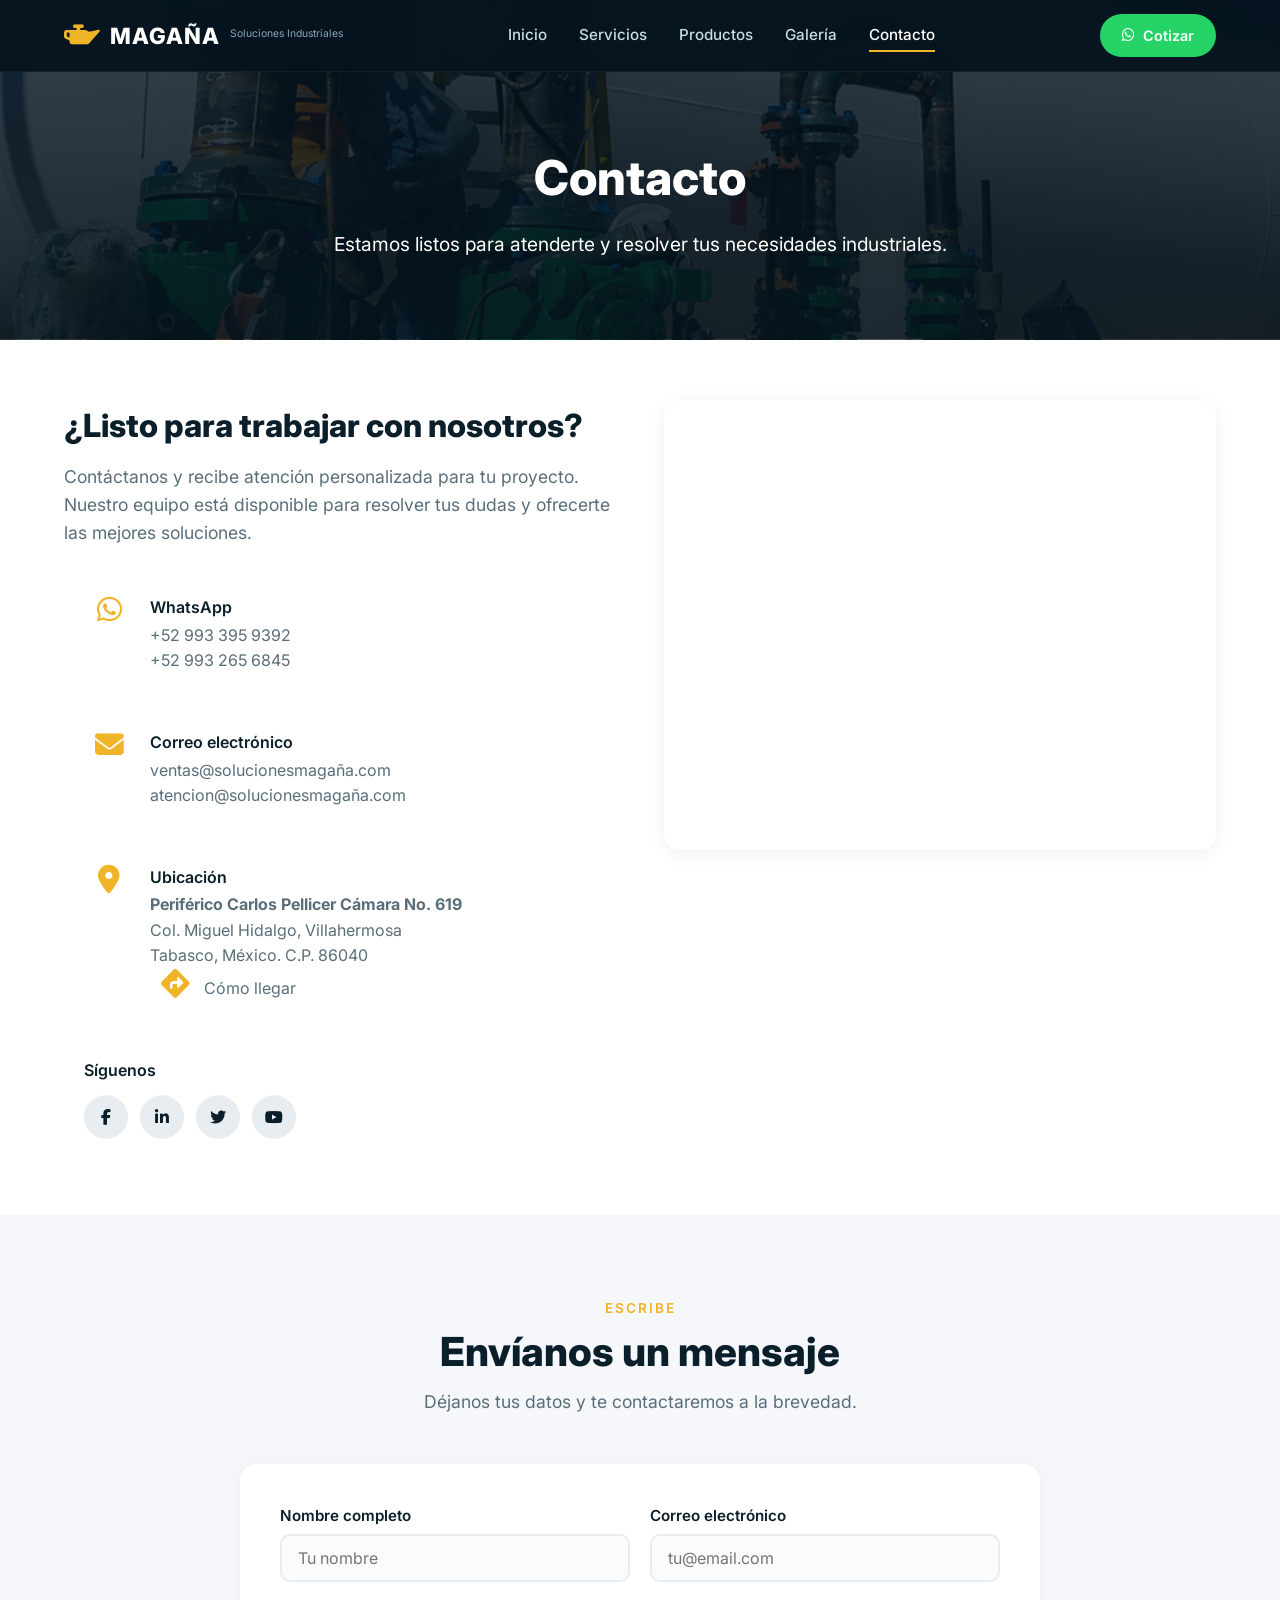
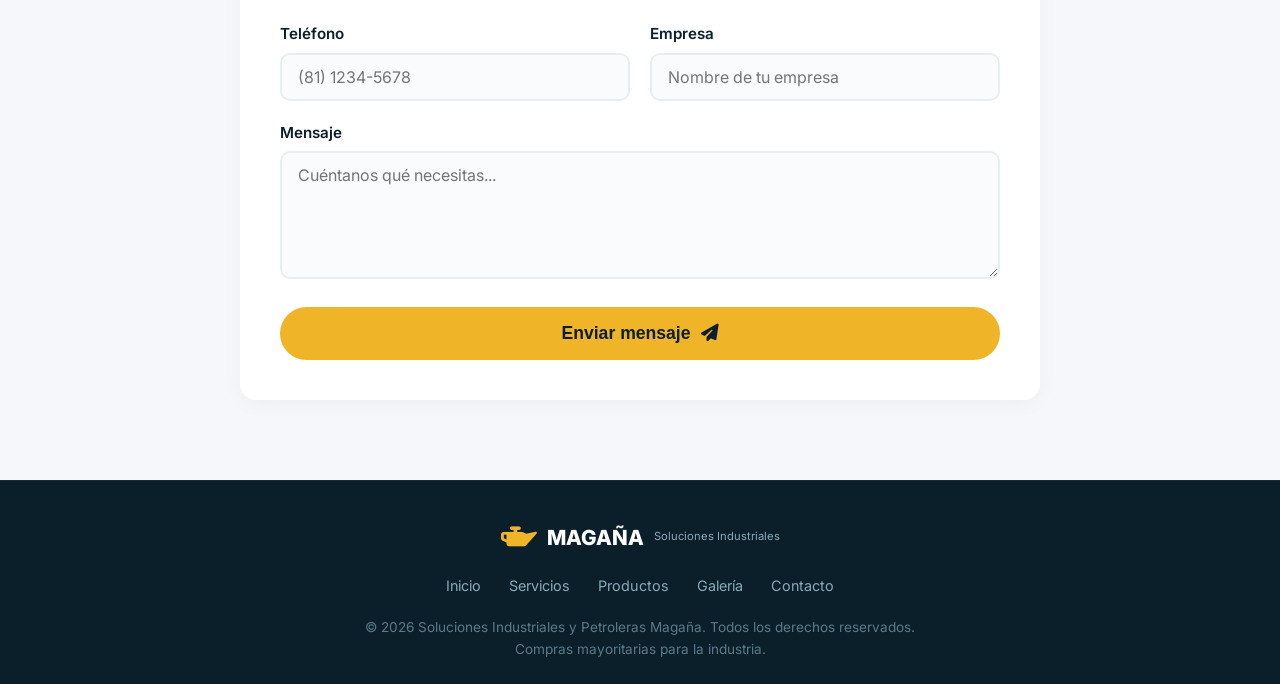
<file: contacto.html>
<!DOCTYPE html>
<html lang="es">
<head>
    <meta charset="UTF-8" />
    <meta name="viewport" content="width=device-width, initial-scale=1.0" />
    <meta name="description" content="Contacto - Soluciones Industriales y Petroleras Magaña. WhatsApp, correo, ubicación y redes sociales." />
    <title>Contacto | Soluciones Industriales Magaña</title>
    
    <link rel="stylesheet" href="css/styles.css" />
    <link rel="stylesheet" href="css/contacto.css" />
    
    <link rel="preconnect" href="https://fonts.googleapis.com" />
    <link rel="preconnect" href="https://fonts.gstatic.com" crossorigin />
    <link href="https://fonts.googleapis.com/css2?family=Inter:wght@300;400;500;600;700;800;900&display=swap" rel="stylesheet" />
    <link rel="stylesheet" href="https://cdnjs.cloudflare.com/ajax/libs/font-awesome/6.4.0/css/all.min.css" />
    <link href="https://unpkg.com/aos@2.3.1/dist/aos.css" rel="stylesheet" />
</head>
<body>

    <header class="header" id="header">
        <div class="container header-container">
            <div class="logo">
                <a href="index.html">
                    <i class="fas fa-oil-can"></i>
                    <span>MAGAÑA</span>
                    <small>Soluciones Industriales</small>
                </a>
            </div>
            <nav class="nav" id="nav">
                <a href="index.html">Inicio</a>
                <a href="servicios.html">Servicios</a>
                <a href="productos.html">Productos</a>
                <a href="galeria.html">Galería</a>
                <a href="contacto.html" class="active">Contacto</a>
            </nav>
            <div class="header-actions">
                <a href="contacto.html" class="btn-whatsapp"><i class="fab fa-whatsapp"></i> Cotizar</a>
                <button class="menu-toggle" id="menuToggle" aria-label="Menú">
                    <i class="fas fa-bars"></i>
                </button>
            </div>
        </div>
    </header>

    <section class="page-header" style="background-image: linear-gradient(rgba(5,20,30,0.8), rgba(5,20,30,0.9)), url('images/2.png');">
        <div class="container">
            <h1 data-aos="fade-up">Contacto</h1>
            <p data-aos="fade-up" data-aos-delay="100">Estamos listos para atenderte y resolver tus necesidades industriales.</p>
        </div>
    </section>

    <section class="contacto-completo">
        <div class="container">
            <div class="contacto-grid">
                <div class="contacto-info" data-aos="fade-right" data-aos-duration="800">
                    <h2>¿Listo para trabajar con nosotros?</h2>
                    <p>Contáctanos y recibe atención personalizada para tu proyecto. Nuestro equipo está disponible para resolver tus dudas y ofrecerte las mejores soluciones.</p>
                    
                    <div class="contacto-item">
                        <i class="fab fa-whatsapp"></i>
                        <div>
                            <h4>WhatsApp</h4>
                            <a href="#" class="whatsapp-link" data-number="529933959392">+52 993 395 9392</a>
                            <a href="#" class="whatsapp-link" data-number="529932656845">+52 993 265 6845</a>
                        </div>
                    </div>
                    
                    <div class="contacto-item">
                        <i class="fas fa-envelope"></i>
                        <div>
                            <h4>Correo electrónico</h4>
                            <a href="mailto:ventas@solucionesmagaña.com">ventas@solucionesmagaña.com</a>
                            <a href="mailto:atencion@solucionesmagaña.com">atencion@solucionesmagaña.com</a>
                        </div>
                    </div>
                    
                    <div class="contacto-item">
                        <i class="fas fa-map-marker-alt"></i>
                        <div>
                            <h4>Ubicación</h4>
                            <p><strong>Periférico Carlos Pellicer Cámara No. 619</strong></p>
                            <p>Col. Miguel Hidalgo, Villahermosa</p>
                            <p>Tabasco, México. C.P. 86040</p>
                            <a href="https://www.google.com/maps/search/?api=1&query=Periférico+Carlos+Pellicer+Cámara+619+Villahermosa+Tabasco" target="_blank" class="btn-mapa">
                                <i class="fas fa-directions"></i> Cómo llegar
                            </a>
                        </div>
                    </div>
                    
                    <div class="contacto-social">
                        <h4>Síguenos</h4>
                        <div class="social-links">
                            <a href="#" aria-label="Facebook"><i class="fab fa-facebook-f"></i></a>
                            <a href="#" aria-label="LinkedIn"><i class="fab fa-linkedin-in"></i></a>
                            <a href="#" aria-label="Twitter"><i class="fab fa-twitter"></i></a>
                            <a href="#" aria-label="YouTube"><i class="fab fa-youtube"></i></a>
                        </div>
                    </div>
                </div>
                
                <div class="contacto-mapa" data-aos="fade-left" data-aos-duration="800">
                    <iframe 
                        src="https://www.google.com/maps/embed?pb=!1m18!1m12!1m3!1d3793.123456789!2d-92.9375!3d17.9876!2m3!1f0!2f0!3f0!3m2!1i1024!2i768!4f13.1!3m3!1m2!1s0x85ed246a7b7b7b7b%3A0x123456789abcdef!2sPerif%C3%A9rico%20Carlos%20Pellicer%20C%C3%A1mara%20619%2C%20Miguel%20Hidalgo%2C%2086040%20Villahermosa%2C%20Tab.!5e0!3m2!1ses!2smx!4v1700000000000" 
                        style="border:0;" 
                        allowfullscreen="" 
                        loading="lazy" 
                        referrerpolicy="no-referrer-when-downgrade"
                        title="Ubicación de Soluciones Industriales Magaña - Villahermosa, Tabasco">
                    </iframe>
                </div>
            </div>
        </div>
    </section>

    <section class="formulario">
        <div class="container">
            <div class="section-header" data-aos="fade-up">
                <span class="section-tag">Escribe</span>
                <h2>Envíanos un mensaje</h2>
                <p>Déjanos tus datos y te contactaremos a la brevedad.</p>
            </div>
            
            <form class="contact-form" id="contactForm" data-aos="fade-up" data-aos-delay="100">
                <div class="form-grid">
                    <div class="form-group">
                        <label for="nombre">Nombre completo</label>
                        <input type="text" id="nombre" placeholder="Tu nombre" required />
                    </div>
                    <div class="form-group">
                        <label for="email">Correo electrónico</label>
                        <input type="email" id="email" placeholder="tu@email.com" required />
                    </div>
                    <div class="form-group">
                        <label for="telefono">Teléfono</label>
                        <input type="tel" id="telefono" placeholder="(81) 1234-5678" />
                    </div>
                    <div class="form-group">
                        <label for="empresa">Empresa</label>
                        <input type="text" id="empresa" placeholder="Nombre de tu empresa" />
                    </div>
                </div>
                <div class="form-group">
                    <label for="mensaje">Mensaje</label>
                    <textarea id="mensaje" rows="5" placeholder="Cuéntanos qué necesitas..." required></textarea>
                </div>
                <button type="submit" class="btn-primary">Enviar mensaje <i class="fas fa-paper-plane"></i></button>
            </form>
        </div>
    </section>

    <footer class="footer">
        <div class="container footer-content">
            <div class="footer-brand">
                <i class="fas fa-oil-can"></i>
                <span>MAGAÑA</span>
                <small>Soluciones Industriales</small>
            </div>
            <div class="footer-links">
                <a href="index.html">Inicio</a>
                <a href="servicios.html">Servicios</a>
                <a href="productos.html">Productos</a>
                <a href="galeria.html">Galería</a>
                <a href="contacto.html">Contacto</a>
            </div>
            <div class="footer-copy">
                <p>&copy; 2026 Soluciones Industriales y Petroleras Magaña. Todos los derechos reservados.</p>
                <p>Compras mayoritarias para la industria.</p>
            </div>
        </div>
    </footer>

    <script src="https://unpkg.com/aos@2.3.1/dist/aos.js"></script>
    <script src="js/main.js"></script>
    <script src="js/contacto.js"></script>
</body>
</html>
</file>
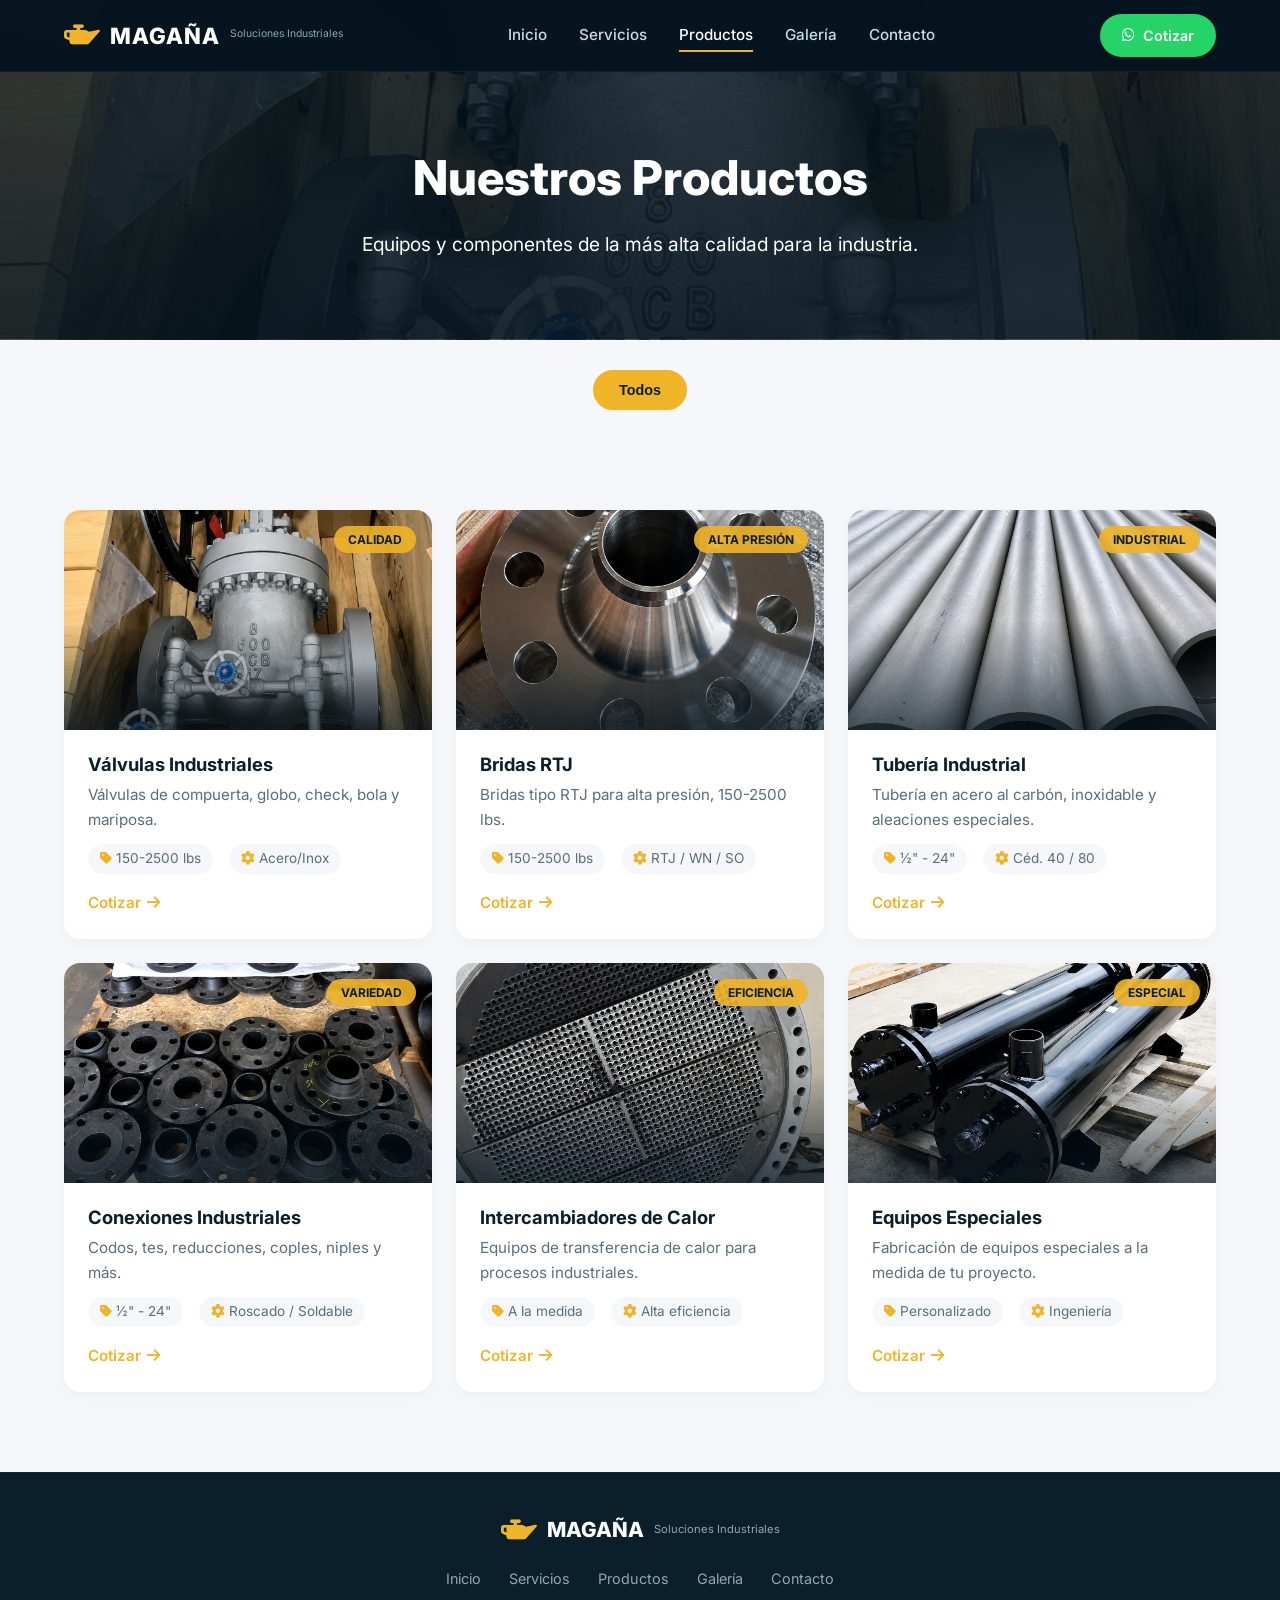
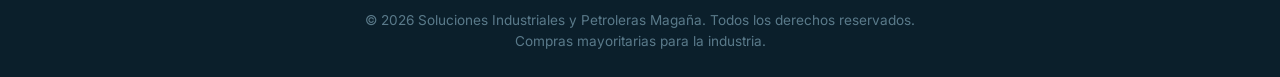
<file: productos.html>
<!DOCTYPE html>
<html lang="es">
<head>
    <meta charset="UTF-8" />
    <meta name="viewport" content="width=device-width, initial-scale=1.0" />
    <meta name="description" content="Productos industriales: Válvulas, Bridas, Tubería, Conexiones, Instrumentación e Intercambiadores de calor." />
    <title>Productos | Soluciones Industriales Magaña</title>
    
    <link rel="stylesheet" href="css/styles.css" />
    <link rel="stylesheet" href="css/productos.css" />
    
    <link rel="preconnect" href="https://fonts.googleapis.com" />
    <link rel="preconnect" href="https://fonts.gstatic.com" crossorigin />
    <link href="https://fonts.googleapis.com/css2?family=Inter:wght@300;400;500;600;700;800;900&display=swap" rel="stylesheet" />
    <link rel="stylesheet" href="https://cdnjs.cloudflare.com/ajax/libs/font-awesome/6.4.0/css/all.min.css" />
    <link href="https://unpkg.com/aos@2.3.1/dist/aos.css" rel="stylesheet" />
</head>
<body>

    <header class="header" id="header">
        <div class="container header-container">
            <div class="logo">
                <a href="index.html">
                    <i class="fas fa-oil-can"></i>
                    <span>MAGAÑA</span>
                    <small>Soluciones Industriales</small>
                </a>
            </div>
            <nav class="nav" id="nav">
                <a href="index.html">Inicio</a>
                <a href="servicios.html">Servicios</a>
                <a href="productos.html" class="active">Productos</a>
                <a href="galeria.html">Galería</a>
                <a href="contacto.html">Contacto</a>
            </nav>
            <div class="header-actions">
                <a href="contacto.html" class="btn-whatsapp"><i class="fab fa-whatsapp"></i> Cotizar</a>
                <button class="menu-toggle" id="menuToggle" aria-label="Menú">
                    <i class="fas fa-bars"></i>
                </button>
            </div>
        </div>
    </header>

    <section class="page-header" style="background-image: linear-gradient(rgba(5,20,30,0.8), rgba(5,20,30,0.9)), url('images/3.png');">
        <div class="container">
            <h1 data-aos="fade-up">Nuestros Productos</h1>
            <p data-aos="fade-up" data-aos-delay="100">Equipos y componentes de la más alta calidad para la industria.</p>
        </div>
    </section>

    <section class="filtros">
        <div class="container">
            <div class="filtros-buttons" data-aos="fade-up">
                <button class="filtro-btn active" data-filter="all">Todos</button>
            </div>
        </div>
    </section>

    <section class="productos-completos">
        <div class="container">
            <div class="productos-grid" id="productosGrid">
                <div class="producto-card" data-category="valvulas" data-aos="flip-up" data-aos-delay="0">
                    <div class="producto-image" style="background-image: url('images/3.png');">
                        <div class="producto-overlay">
                            <span class="producto-tag">Calidad</span>
                            <button class="btn-quick-view" data-product="Válvulas Industriales">Ver detalles</button>
                        </div>
                    </div>
                    <div class="producto-info">
                        <h3>Válvulas Industriales</h3>
                        <p>Válvulas de compuerta, globo, check, bola y mariposa.</p>
                        <div class="producto-specs">
                            <span><i class="fas fa-tag"></i> 150-2500 lbs</span>
                            <span><i class="fas fa-cog"></i> Acero/Inox</span>
                        </div>
                        <a href="contacto.html" class="btn-producto">Cotizar <i class="fas fa-arrow-right"></i></a>
                    </div>
                </div>
                
                <div class="producto-card" data-category="bridas" data-aos="flip-up" data-aos-delay="100">
                    <div class="producto-image" style="background-image: url('images/9.png');">
                        <div class="producto-overlay">
                            <span class="producto-tag">Alta Presión</span>
                            <button class="btn-quick-view" data-product="Bridas RTJ">Ver detalles</button>
                        </div>
                    </div>
                    <div class="producto-info">
                        <h3>Bridas RTJ</h3>
                        <p>Bridas tipo RTJ para alta presión, 150-2500 lbs.</p>
                        <div class="producto-specs">
                            <span><i class="fas fa-tag"></i> 150-2500 lbs</span>
                            <span><i class="fas fa-cog"></i> RTJ / WN / SO</span>
                        </div>
                        <a href="contacto.html" class="btn-producto">Cotizar <i class="fas fa-arrow-right"></i></a>
                    </div>
                </div>

                <div class="producto-card" data-category="tuberia" data-aos="flip-up" data-aos-delay="200">
                    <div class="producto-image" style="background-image: url('images/10.png');">
                        <div class="producto-overlay">
                            <span class="producto-tag">Industrial</span>
                            <button class="btn-quick-view" data-product="Tubería Industrial">Ver detalles</button>
                        </div>
                    </div>
                    <div class="producto-info">
                        <h3>Tubería Industrial</h3>
                        <p>Tubería en acero al carbón, inoxidable y aleaciones especiales.</p>
                        <div class="producto-specs">
                            <span><i class="fas fa-tag"></i> ½" - 24"</span>
                            <span><i class="fas fa-cog"></i> Céd. 40 / 80</span>
                        </div>
                        <a href="contacto.html" class="btn-producto">Cotizar <i class="fas fa-arrow-right"></i></a>
                    </div>
                </div>
                
                <div class="producto-card" data-category="conexiones" data-aos="flip-up" data-aos-delay="300">
                    <div class="producto-image" style="background-image: url('images/4.png');">
                        <div class="producto-overlay">
                            <span class="producto-tag">Variedad</span>
                            <button class="btn-quick-view" data-product="Conexiones Industriales">Ver detalles</button>
                        </div>
                    </div>
                    <div class="producto-info">
                        <h3>Conexiones Industriales</h3>
                        <p>Codos, tes, reducciones, coples, niples y más.</p>
                        <div class="producto-specs">
                            <span><i class="fas fa-tag"></i> ½" - 24"</span>
                            <span><i class="fas fa-cog"></i> Roscado / Soldable</span>
                        </div>
                        <a href="contacto.html" class="btn-producto">Cotizar <i class="fas fa-arrow-right"></i></a>
                    </div>
                </div>
                
                <div class="producto-card" data-category="intercambiadores" data-aos="flip-up" data-aos-delay="400">
                    <div class="producto-image" style="background-image: url('images/6.png');">
                        <div class="producto-overlay">
                            <span class="producto-tag">Eficiencia</span>
                            <button class="btn-quick-view" data-product="Intercambiadores de Calor">Ver detalles</button>
                        </div>
                    </div>
                    <div class="producto-info">
                        <h3>Intercambiadores de Calor</h3>
                        <p>Equipos de transferencia de calor para procesos industriales.</p>
                        <div class="producto-specs">
                            <span><i class="fas fa-tag"></i> A la medida</span>
                            <span><i class="fas fa-cog"></i> Alta eficiencia</span>
                        </div>
                        <a href="contacto.html" class="btn-producto">Cotizar <i class="fas fa-arrow-right"></i></a>
                    </div>
                </div>
                
                <div class="producto-card" data-category="especiales" data-aos="flip-up" data-aos-delay="500">
                    <div class="producto-image" style="background-image: url('images/8.png');">
                        <div class="producto-overlay">
                            <span class="producto-tag">Especial</span>
                            <button class="btn-quick-view" data-product="Equipos Especiales">Ver detalles</button>
                        </div>
                    </div>
                    <div class="producto-info">
                        <h3>Equipos Especiales</h3>
                        <p>Fabricación de equipos especiales a la medida de tu proyecto.</p>
                        <div class="producto-specs">
                            <span><i class="fas fa-tag"></i> Personalizado</span>
                            <span><i class="fas fa-cog"></i> Ingeniería</span>
                        </div>
                        <a href="contacto.html" class="btn-producto">Cotizar <i class="fas fa-arrow-right"></i></a>
                    </div>
                </div>
            </div>
        </div>
    </section>

    <footer class="footer">
        <div class="container footer-content">
            <div class="footer-brand">
                <i class="fas fa-oil-can"></i>
                <span>MAGAÑA</span>
                <small>Soluciones Industriales</small>
            </div>
            <div class="footer-links">
                <a href="index.html">Inicio</a>
                <a href="servicios.html">Servicios</a>
                <a href="productos.html">Productos</a>
                <a href="galeria.html">Galería</a>
                <a href="contacto.html">Contacto</a>
            </div>
            <div class="footer-copy">
                <p>&copy; 2026 Soluciones Industriales y Petroleras Magaña. Todos los derechos reservados.</p>
                <p>Compras mayoritarias para la industria.</p>
            </div>
        </div>
    </footer>

    <script src="https://unpkg.com/aos@2.3.1/dist/aos.js"></script>
    <script src="js/main.js"></script>
    <script src="js/productos.js"></script>
</body>
</html>
</file>
<file: css/styles.css>
* {
    margin: 0;
    padding: 0;
    box-sizing: border-box;
}

html {
    scroll-behavior: smooth;
}

body {
    font-family: 'Inter', sans-serif;
    line-height: 1.6;
    color: #1a1a2e;
    background-color: #f5f7fa;
    overflow-x: hidden;
}

.container {
    max-width: 1200px;
    margin: 0 auto;
    padding: 0 24px;
}

a {
    text-decoration: none;
    color: inherit;
}

img {
    max-width: 100%;
    display: block;
}

.header {
    position: fixed;
    top: 0;
    left: 0;
    width: 100%;
    z-index: 1000;
    background: rgba(5, 20, 30, 0.95);
    backdrop-filter: blur(10px);
    padding: 14px 0;
    transition: all 0.3s ease;
    border-bottom: 1px solid rgba(255, 255, 255, 0.05);
}

.header.scrolled {
    background: rgba(5, 20, 30, 0.98);
    box-shadow: 0 4px 30px rgba(0, 0, 0, 0.3);
}

.header-container {
    display: flex;
    align-items: center;
    justify-content: space-between;
}

.logo a {
    display: flex;
    align-items: center;
    gap: 10px;
}

.logo i {
    font-size: 1.8rem;
    color: #f0b429;
}

.logo span {
    font-size: 1.4rem;
    font-weight: 800;
    color: #fff;
    letter-spacing: 1px;
}

.logo small {
    font-size: 0.65rem;
    font-weight: 400;
    color: #8aa9b9;
    display: block;
    margin-top: -2px;
}

.nav {
    display: flex;
    gap: 32px;
}

.nav a {
    color: #c8dce6;
    font-weight: 500;
    font-size: 0.95rem;
    transition: color 0.3s ease;
    position: relative;
}

.nav a::after {
    content: '';
    position: absolute;
    bottom: -4px;
    left: 0;
    width: 0;
    height: 2px;
    background: #f0b429;
    transition: width 0.3s ease;
}

.nav a:hover,
.nav a.active {
    color: #fff;
}

.nav a:hover::after,
.nav a.active::after {
    width: 100%;
}

.header-actions {
    display: flex;
    align-items: center;
    gap: 16px;
}

.btn-whatsapp {
    background: #25d366;
    color: #fff;
    padding: 10px 22px;
    border-radius: 30px;
    font-weight: 600;
    font-size: 0.9rem;
    display: inline-flex;
    align-items: center;
    gap: 8px;
    transition: all 0.3s ease;
}

.btn-whatsapp:hover {
    background: #1da85a;
    transform: scale(1.05);
}

.menu-toggle {
    display: none;
    background: none;
    border: none;
    color: #fff;
    font-size: 1.5rem;
    cursor: pointer;
}

.btn-primary {
    background: #f0b429;
    color: #0b1f2b;
    padding: 14px 34px;
    border-radius: 40px;
    font-weight: 700;
    font-size: 1rem;
    display: inline-flex;
    align-items: center;
    gap: 10px;
    transition: all 0.3s ease;
    border: none;
    cursor: pointer;
}

.btn-primary:hover {
    background: #d9a020;
    transform: translateY(-2px);
    box-shadow: 0 8px 25px rgba(240, 180, 41, 0.4);
}

.btn-secondary {
    background: transparent;
    color: #fff;
    padding: 14px 34px;
    border-radius: 40px;
    font-weight: 600;
    font-size: 1rem;
    border: 2px solid rgba(255, 255, 255, 0.3);
    display: inline-flex;
    align-items: center;
    gap: 10px;
    transition: all 0.3s ease;
}

.btn-secondary:hover {
    background: rgba(255, 255, 255, 0.1);
    border-color: #fff;
    transform: translateY(-2px);
}

.section-header {
    text-align: center;
    max-width: 700px;
    margin: 0 auto 48px;
}

.section-tag {
    display: inline-block;
    color: #f0b429;
    font-weight: 600;
    font-size: 0.85rem;
    letter-spacing: 2px;
    text-transform: uppercase;
    margin-bottom: 8px;
}

.section-header h2 {
    font-size: 2.5rem;
    font-weight: 800;
    color: #0b1f2b;
    line-height: 1.2;
    margin-bottom: 12px;
}

.section-header p {
    color: #5a6e7a;
    font-size: 1.1rem;
}

.page-header {
    padding: 140px 0 80px;
    background-size: cover;
    background-position: center;
    text-align: center;
    color: #fff;
}

.page-header h1 {
    font-size: 3rem;
    font-weight: 800;
    margin-bottom: 12px;
}

.page-header p {
    font-size: 1.2rem;
    opacity: 0.85;
}

.footer {
    background: #0b1f2b;
    padding: 40px 0 24px;
    border-top: 1px solid rgba(255, 255, 255, 0.05);
}

.footer-content {
    display: flex;
    flex-direction: column;
    align-items: center;
    gap: 20px;
    text-align: center;
}

.footer-brand {
    display: flex;
    align-items: center;
    gap: 10px;
}

.footer-brand i {
    font-size: 1.8rem;
    color: #f0b429;
}

.footer-brand span {
    font-size: 1.3rem;
    font-weight: 800;
    color: #fff;
}

.footer-brand small {
    color: #8aa9b9;
    font-size: 0.7rem;
}

.footer-links {
    display: flex;
    gap: 28px;
    flex-wrap: wrap;
}

.footer-links a {
    color: #8aa9b9;
    font-size: 0.9rem;
    transition: color 0.3s ease;
}

.footer-links a:hover {
    color: #f0b429;
}

.footer-copy p {
    color: #5a7a8a;
    font-size: 0.85rem;
}

@media (max-width: 768px) {
    .nav {
        display: none;
        position: absolute;
        top: 100%;
        left: 0;
        right: 0;
        background: rgba(5, 20, 30, 0.98);
        flex-direction: column;
        padding: 20px 24px;
        gap: 16px;
        border-bottom: 1px solid rgba(255, 255, 255, 0.05);
    }
    
    .nav.open {
        display: flex;
    }
    
    .menu-toggle {
        display: block;
    }
    
    .header-actions .btn-whatsapp {
        padding: 10px 14px;
    }
    
    .page-header h1 {
        font-size: 2.2rem;
    }
    
    .section-header h2 {
        font-size: 2rem;
    }
}

@media (max-width: 480px) {
    .logo span {
        font-size: 1.1rem;
    }
    .logo small {
        font-size: 0.55rem;
    }
}


.hero-inicio {
    padding: 140px 0 80px;
    background-size: cover;
    background-position: center;
    min-height: 85vh;
    display: flex;
    align-items: center;
    color: #fff;
}

.hero-inicio-content {
    max-width: 750px;
}

.hero-inicio-content .hero-badge {
    display: inline-block;
    background: rgba(240, 180, 41, 0.15);
    color: #f0b429;
    padding: 6px 20px;
    border-radius: 30px;
    font-size: 0.85rem;
    font-weight: 600;
    letter-spacing: 1px;
    margin-bottom: 16px;
    border: 1px solid rgba(240, 180, 41, 0.15);
}

.hero-inicio-content h1 {
    font-size: 4.5rem;
    font-weight: 900;
    line-height: 1;
    letter-spacing: 2px;
}

.hero-inicio-content h1 span {
    color: #f0b429;
}

.hero-inicio-content h2 {
    font-size: 2.2rem;
    font-weight: 400;
    color: #b0d0e0;
    margin-bottom: 12px;
}

.hero-inicio-content .hero-subtitle {
    font-size: 1.2rem;
    font-weight: 500;
    color: #f0b429;
    margin-bottom: 16px;
}

.hero-inicio-content .hero-description {
    font-size: 1.1rem;
    color: #d0e4ee;
    max-width: 550px;
    margin-bottom: 28px;
    line-height: 1.7;
}

.hero-inicio-content .hero-badges {
    display: flex;
    flex-wrap: wrap;
    gap: 20px 32px;
    margin-top: 32px;
}

.hero-inicio-content .hero-badges span {
    display: flex;
    align-items: center;
    gap: 8px;
    font-weight: 500;
    color: #c8dce6;
}

.hero-inicio-content .hero-badges i {
    color: #f0b429;
    font-size: 1.1rem;
}

.btn-servicio {
    display: inline-block;
    color: #f0b429;
    font-weight: 600;
    font-size: 0.9rem;
    margin-top: 8px;
    transition: all 0.3s ease;
}

.btn-servicio:hover {
    color: #d9a020;
    transform: translateX(4px);
}

@media (max-width: 768px) {
    .hero-inicio {
        padding: 120px 0 60px;
        min-height: 70vh;
    }
    
    .hero-inicio-content h1 {
        font-size: 3rem;
    }
    
    .hero-inicio-content h2 {
        font-size: 1.6rem;
    }
    
    .hero-inicio-content .hero-description {
        font-size: 1rem;
    }
    
    .hero-inicio-content .hero-badges {
        gap: 12px 20px;
    }
}

@media (max-width: 480px) {
    .hero-inicio-content h1 {
        font-size: 2.4rem;
    }
    
    .hero-inicio-content h2 {
        font-size: 1.3rem;
    }
    
    .hero-inicio-content .hero-subtitle {
        font-size: 1rem;
    }
    
    .hero-buttons {
        flex-direction: column;
        align-items: flex-start;
        gap: 12px;
    }
    
    .hero-inicio-content .hero-badges {
        flex-direction: column;
        gap: 8px;
    }
}
</file>
<file: css/contacto.css>
.contacto-completo {
    padding: 60px 0;
    background: #fff;
}

.contacto-grid {
    display: grid;
    grid-template-columns: 1fr 1fr;
    gap: 48px;
}

.contacto-info h2 {
    font-size: 2rem;
    font-weight: 800;
    color: #0b1f2b;
    margin-bottom: 12px;
}

.contacto-info > p {
    color: #5a6e7a;
    font-size: 1.1rem;
    margin-bottom: 32px;
}

.contacto-item {
    display: flex;
    gap: 16px;
    margin-bottom: 24px;
    padding: 16px 20px;
    border-radius: 12px;
    transition: background 0.3s ease;
}

.contacto-item:hover {
    background: #f5f7fa;
}

.contacto-item i {
    font-size: 1.8rem;
    color: #f0b429;
    width: 50px;
    text-align: center;
    flex-shrink: 0;
}

.contacto-item h4 {
    font-weight: 600;
    color: #0b1f2b;
    margin-bottom: 2px;
}

.contacto-item a,
.contacto-item p {
    color: #5a6e7a;
    transition: color 0.3s ease;
    display: block;
}

.contacto-item a:hover {
    color: #f0b429;
}

.contacto-social {
    margin-top: 16px;
    padding: 16px 20px;
}

.contacto-social h4 {
    font-weight: 600;
    color: #0b1f2b;
    margin-bottom: 12px;
}

.social-links {
    display: flex;
    gap: 12px;
}

.social-links a {
    width: 44px;
    height: 44px;
    border-radius: 50%;
    background: #e8edf2;
    display: flex;
    align-items: center;
    justify-content: center;
    color: #0b1f2b;
    transition: all 0.3s ease;
}

.social-links a:hover {
    background: #f0b429;
    color: #fff;
    transform: translateY(-3px);
}

.contacto-mapa {
    border-radius: 16px;
    overflow: hidden;
    height: 450px;
    box-shadow: 0 4px 20px rgba(0, 0, 0, 0.06);
}

.contacto-mapa iframe {
    width: 100%;
    height: 100%;
}

.formulario {
    padding: 80px 0;
    background: #f5f7fa;
}

.contact-form {
    max-width: 800px;
    margin: 0 auto;
    background: #fff;
    padding: 40px;
    border-radius: 16px;
    box-shadow: 0 4px 20px rgba(0, 0, 0, 0.04);
}

.form-grid {
    display: grid;
    grid-template-columns: 1fr 1fr;
    gap: 20px;
}

.form-group {
    margin-bottom: 20px;
}

.form-group label {
    display: block;
    font-weight: 600;
    color: #0b1f2b;
    margin-bottom: 6px;
    font-size: 0.95rem;
}

.form-group input,
.form-group textarea {
    width: 100%;
    padding: 12px 16px;
    border: 2px solid #e8edf2;
    border-radius: 10px;
    font-size: 1rem;
    font-family: inherit;
    transition: border-color 0.3s ease;
    background: #fafbfc;
}

.form-group input:focus,
.form-group textarea:focus {
    outline: none;
    border-color: #f0b429;
}

.form-group textarea {
    resize: vertical;
}

.contact-form .btn-primary {
    width: 100%;
    justify-content: center;
    padding: 16px;
    font-size: 1.1rem;
}

@media (max-width: 1024px) {
    .contacto-grid {
        gap: 32px;
    }
}

@media (max-width: 768px) {
    .contacto-grid {
        grid-template-columns: 1fr;
    }
    
    .contacto-mapa {
        height: 320px;
    }
    
    .form-grid {
        grid-template-columns: 1fr;
    }
    
    .contact-form {
        padding: 24px;
    }
}

@media (max-width: 480px) {
    .contacto-item {
        flex-direction: column;
        align-items: flex-start;
        gap: 8px;
        padding: 12px 16px;
    }
    
    .contacto-item i {
        width: auto;
    }
    
    .social-links {
        flex-wrap: wrap;
    }
}
</file>
<file: css/productos.css>
.productos-completos {
    padding: 60px 0 80px;
    background: #f5f7fa;
}

.filtros {
    padding: 30px 0 0;
    background: #f5f7fa;
}

.filtros-buttons {
    display: flex;
    flex-wrap: wrap;
    gap: 12px;
    justify-content: center;
}

.filtro-btn {
    padding: 10px 24px;
    border: 2px solid #e8edf2;
    border-radius: 30px;
    background: #fff;
    color: #5a6e7a;
    font-weight: 600;
    font-size: 0.9rem;
    cursor: pointer;
    transition: all 0.3s ease;
}

.filtro-btn:hover {
    border-color: #f0b429;
    color: #0b1f2b;
}

.filtro-btn.active {
    background: #f0b429;
    border-color: #f0b429;
    color: #0b1f2b;
}

.productos-grid {
    display: grid;
    grid-template-columns: repeat(3, 1fr);
    gap: 24px;
    margin-top: 40px;
}

.producto-card {
    background: #fff;
    border-radius: 16px;
    overflow: hidden;
    transition: all 0.4s ease;
    box-shadow: 0 4px 15px rgba(0, 0, 0, 0.04);
}

.producto-card:hover {
    transform: translateY(-8px);
    box-shadow: 0 20px 50px rgba(0, 0, 0, 0.1);
}

.producto-card.hidden {
    display: none;
}

.producto-image {
    height: 220px;
    background-size: cover;
    background-position: center;
    position: relative;
}

.producto-overlay {
    position: absolute;
    top: 0;
    left: 0;
    width: 100%;
    height: 100%;
    background: linear-gradient(to bottom, transparent 50%, rgba(5, 20, 30, 0.7));
    display: flex;
    flex-direction: column;
    align-items: flex-end;
    justify-content: space-between;
    padding: 16px;
}

.producto-tag {
    background: rgba(240, 180, 41, 0.9);
    color: #0b1f2b;
    padding: 4px 14px;
    border-radius: 20px;
    font-size: 0.75rem;
    font-weight: 700;
    text-transform: uppercase;
}

.btn-quick-view {
    background: rgba(255, 255, 255, 0.15);
    backdrop-filter: blur(5px);
    border: 1px solid rgba(255, 255, 255, 0.2);
    color: #fff;
    padding: 8px 18px;
    border-radius: 20px;
    font-size: 0.8rem;
    cursor: pointer;
    transition: all 0.3s ease;
    opacity: 0;
}

.producto-card:hover .btn-quick-view {
    opacity: 1;
}

.btn-quick-view:hover {
    background: #f0b429;
    color: #0b1f2b;
    border-color: #f0b429;
}

.producto-info {
    padding: 20px 24px 24px;
}

.producto-info h3 {
    font-size: 1.15rem;
    font-weight: 700;
    color: #0b1f2b;
    margin-bottom: 4px;
}

.producto-info p {
    color: #5a6e7a;
    font-size: 0.95rem;
    margin-bottom: 12px;
}

.producto-specs {
    display: flex;
    gap: 16px;
    margin-bottom: 16px;
}

.producto-specs span {
    display: flex;
    align-items: center;
    gap: 4px;
    font-size: 0.85rem;
    color: #5a6e7a;
    background: #f5f7fa;
    padding: 4px 12px;
    border-radius: 20px;
}

.producto-specs i {
    color: #f0b429;
}

.btn-producto {
    color: #f0b429;
    font-weight: 600;
    font-size: 0.95rem;
    display: inline-flex;
    align-items: center;
    gap: 6px;
    transition: gap 0.3s ease;
}

.btn-producto:hover {
    gap: 12px;
}

@media (max-width: 1024px) {
    .productos-grid {
        grid-template-columns: repeat(2, 1fr);
    }
}

@media (max-width: 768px) {
    .productos-grid {
        grid-template-columns: 1fr;
        max-width: 450px;
        margin-left: auto;
        margin-right: auto;
    }
    
    .filtros-buttons {
        gap: 8px;
    }
    
    .filtro-btn {
        padding: 8px 16px;
        font-size: 0.8rem;
    }
}

@media (max-width: 480px) {
    .producto-image {
        height: 180px;
    }
    
    .producto-specs {
        flex-wrap: wrap;
        gap: 8px;
    }
}
</file>
